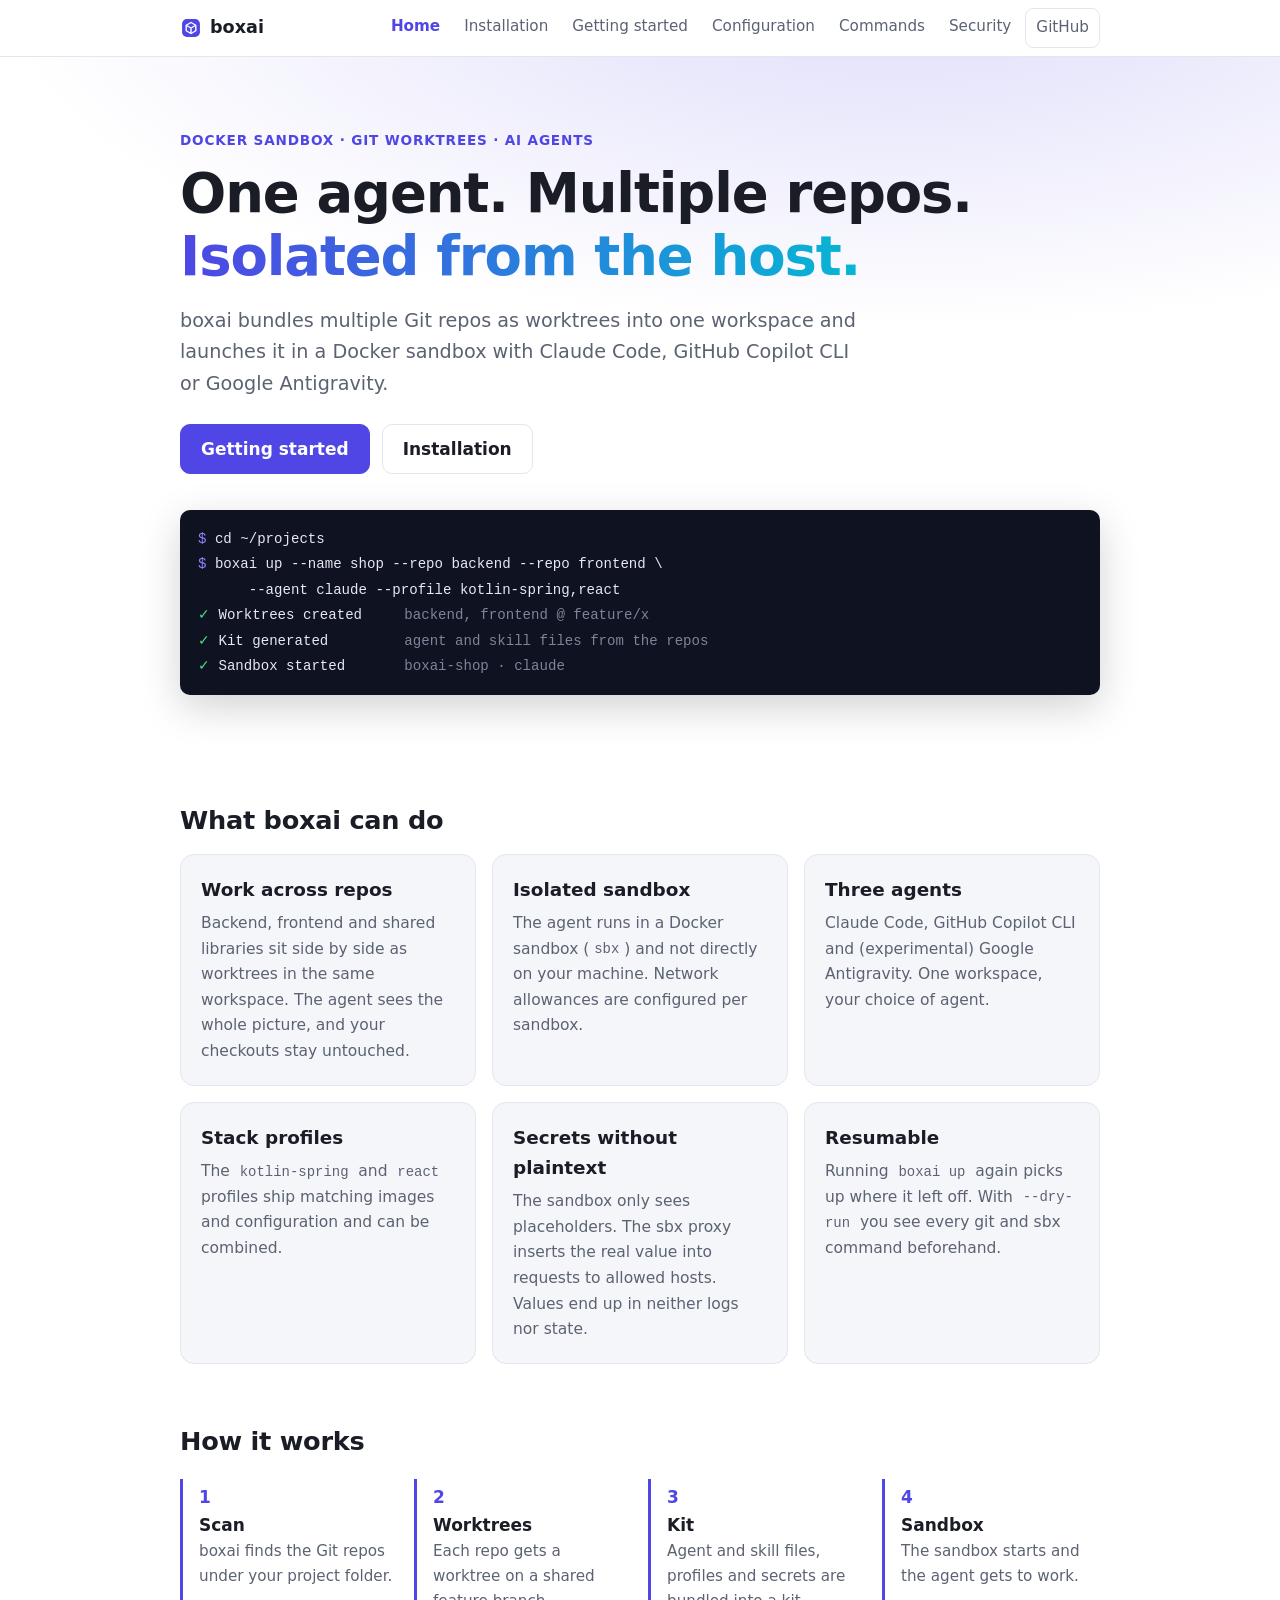
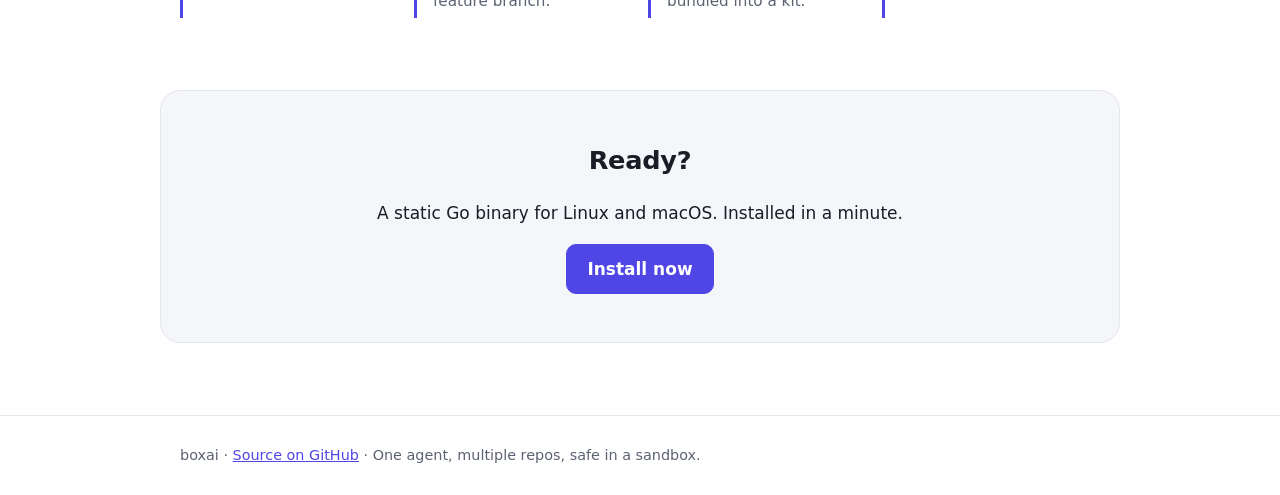
<file: docs/index.html>
<!doctype html>
<html lang="en">
<head>
<meta charset="utf-8">
<meta name="viewport" content="width=device-width, initial-scale=1">
<title>boxai</title>
<meta name="description" content="boxai bundles multiple Git repos as worktrees and launches them in a Docker sandbox with Claude Code, Copilot CLI or Antigravity.">
<link rel="icon" href="favicon.svg" type="image/svg+xml">
<link rel="stylesheet" href="style.css">
</head>
<body>
<header class="top"><div class="wrap bar">
<a class="brand" href="index.html"><svg width="22" height="22" viewBox="0 0 32 32" aria-hidden="true"><use href="favicon.svg#i"/></svg>boxai</a>
<nav><a href="index.html" aria-current="page">Home</a><a href="installation.html">Installation</a><a href="getting-started.html">Getting started</a><a href="configuration.html">Configuration</a><a href="commands.html">Commands</a><a href="security.html">Security</a><a class="gh" href="https://github.com/feierabendgewitter/boxai">GitHub</a></nav>
</div></header>

<section class="hero"><div class="wrap">
<p class="eyebrow">Docker Sandbox · Git Worktrees · AI Agents</p>
<h1>One agent. Multiple repos.<br><span class="accent">Isolated from the host.</span></h1>
<p class="lead">boxai bundles multiple Git repos as worktrees into one workspace and launches it in a Docker sandbox with Claude Code, GitHub Copilot CLI or Google Antigravity.</p>
<div class="cta"><a class="btn primary" href="getting-started.html">Getting started</a><a class="btn" href="installation.html">Installation</a></div>
<div class="term" aria-label="Example session"><pre><code><span class="c">$</span> cd ~/projects
<span class="c">$</span> boxai up --name shop --repo backend --repo frontend \
      --agent claude --profile kotlin-spring,react
<span class="ok">✓</span> Worktrees created     <span class="d">backend, frontend @ feature/x</span>
<span class="ok">✓</span> Kit generated         <span class="d">agent and skill files from the repos</span>
<span class="ok">✓</span> Sandbox started       <span class="d">boxai-shop · claude</span></code></pre></div>
</div></section>

<section class="wrap feat">
<h2>What boxai can do</h2>
<div class="grid">
<article><h3>Work across repos</h3><p>Backend, frontend and shared libraries sit side by side as worktrees in the same workspace. The agent sees the whole picture, and your checkouts stay untouched.</p></article>
<article><h3>Isolated sandbox</h3><p>The agent runs in a Docker sandbox (<code>sbx</code>) and not directly on your machine. Network allowances are configured per sandbox.</p></article>
<article><h3>Three agents</h3><p>Claude Code, GitHub Copilot CLI and (experimental) Google Antigravity. One workspace, your choice of agent.</p></article>
<article><h3>Stack profiles</h3><p>The <code>kotlin-spring</code> and <code>react</code> profiles ship matching images and configuration and can be combined.</p></article>
<article><h3>Secrets without plaintext</h3><p>The sandbox only sees placeholders. The sbx proxy inserts the real value into requests to allowed hosts. Values end up in neither logs nor state.</p></article>
<article><h3>Resumable</h3><p>Running <code>boxai up</code> again picks up where it left off. With <code>--dry-run</code> you see every git and sbx command beforehand.</p></article>
</div>
</section>

<section class="wrap how">
<h2>How it works</h2>
<ol class="steps">
<li><b>Scan</b><span>boxai finds the Git repos under your project folder.</span></li>
<li><b>Worktrees</b><span>Each repo gets a worktree on a shared feature branch.</span></li>
<li><b>Kit</b><span>Agent and skill files, profiles and secrets are bundled into a kit.</span></li>
<li><b>Sandbox</b><span>The sandbox starts and the agent gets to work.</span></li>
</ol>
</section>

<section class="wrap band">
<h2>Ready?</h2>
<p>A static Go binary for Linux and macOS. Installed in a minute.</p>
<div class="cta"><a class="btn primary" href="installation.html">Install now</a></div>
</section>

<footer><div class="wrap">boxai · <a href="https://github.com/feierabendgewitter/boxai">Source on GitHub</a> · One agent, multiple repos, safe in a sandbox.</div></footer>
</body>
</html>
</file>
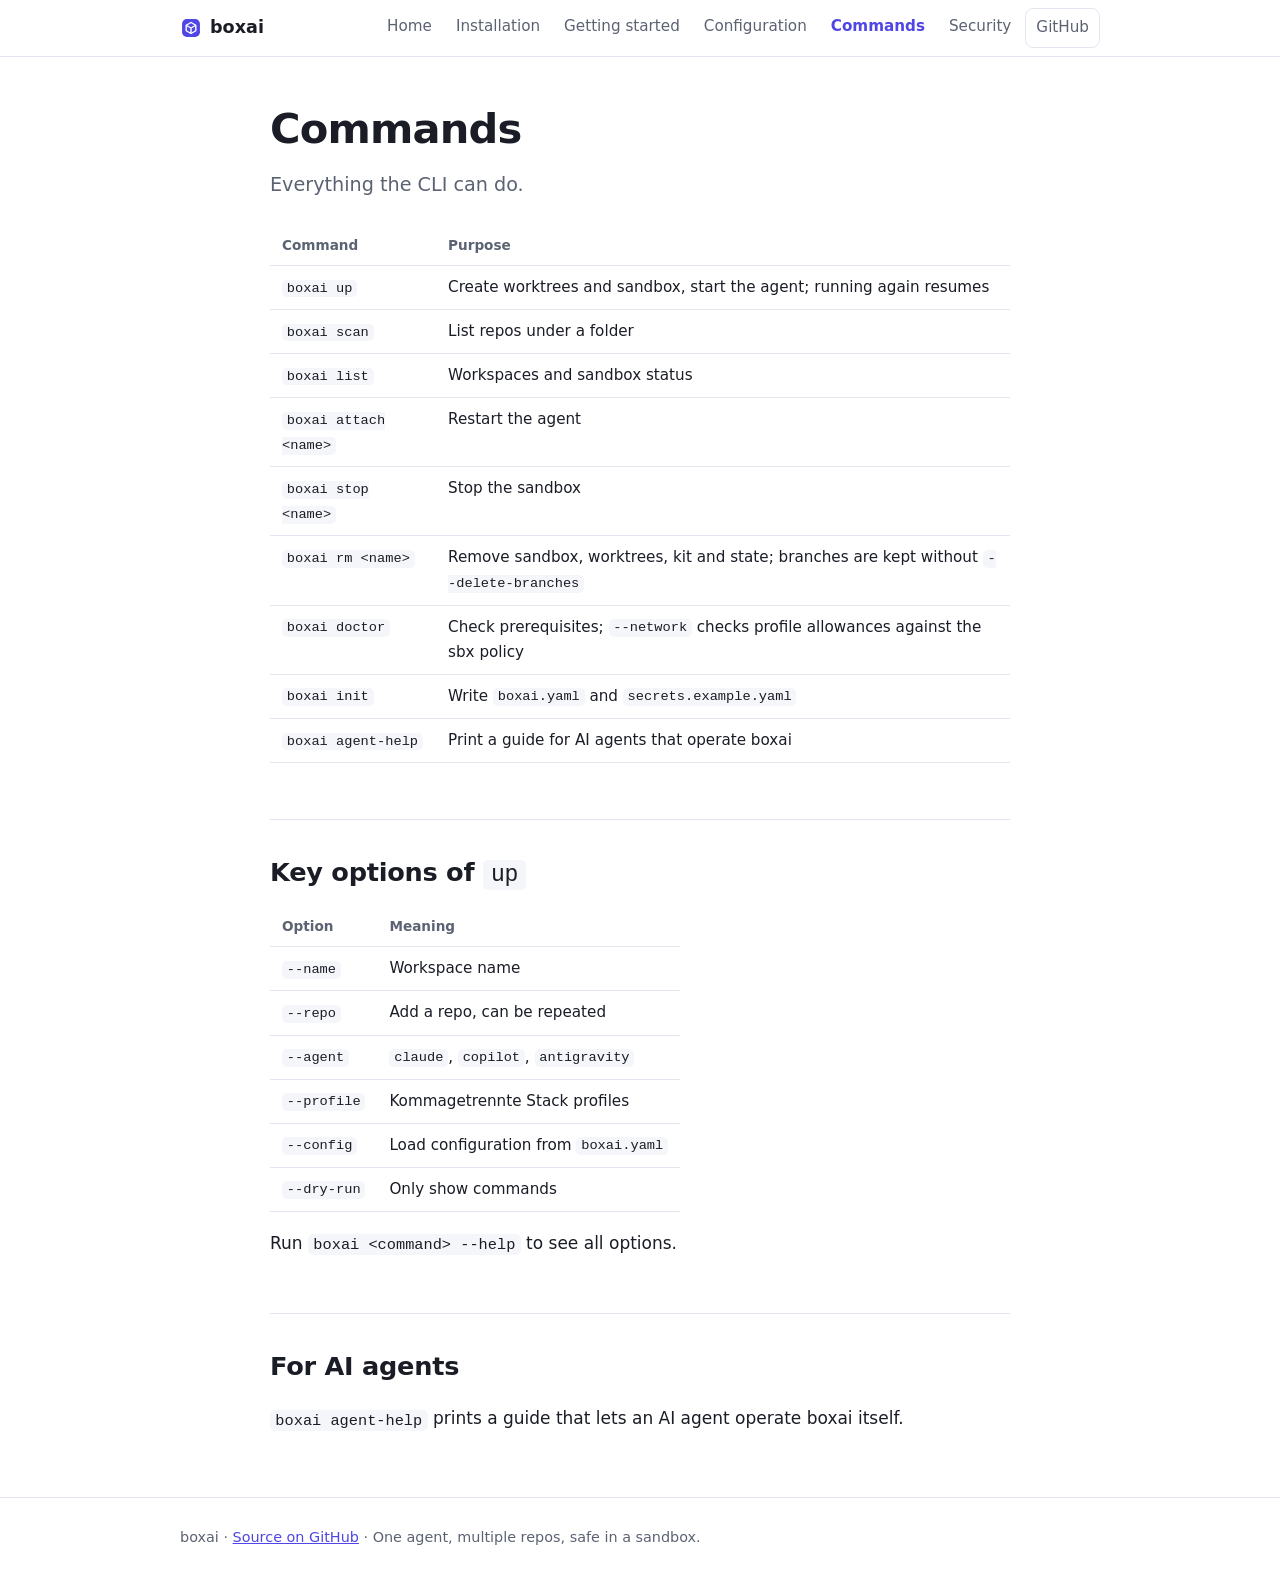
<file: docs/commands.html>
<!doctype html>
<html lang="en">
<head>
<meta charset="utf-8">
<meta name="viewport" content="width=device-width, initial-scale=1">
<title>Commands · boxai</title>
<meta name="description" content="All boxai commands at a glance.">
<link rel="icon" href="favicon.svg" type="image/svg+xml">
<link rel="stylesheet" href="style.css">
</head>
<body>
<header class="top"><div class="wrap bar">
<a class="brand" href="index.html"><svg width="22" height="22" viewBox="0 0 32 32" aria-hidden="true"><use href="favicon.svg#i"/></svg>boxai</a>
<nav><a href="index.html">Home</a><a href="installation.html">Installation</a><a href="getting-started.html">Getting started</a><a href="configuration.html">Configuration</a><a href="commands.html" aria-current="page">Commands</a><a href="security.html">Security</a><a class="gh" href="https://github.com/feierabendgewitter/boxai">GitHub</a></nav>
</div></header>
<main class="wrap doc"><h1>Commands</h1><p class="lead">Everything the CLI can do.</p>
<table><tr><th>Command</th><th>Purpose</th></tr><tr><td><code>boxai up</code></td><td>Create worktrees and sandbox, start the agent; running again resumes</td></tr><tr><td><code>boxai scan</code></td><td>List repos under a folder</td></tr><tr><td><code>boxai list</code></td><td>Workspaces and sandbox status</td></tr><tr><td><code>boxai attach &lt;name&gt;</code></td><td>Restart the agent</td></tr><tr><td><code>boxai stop &lt;name&gt;</code></td><td>Stop the sandbox</td></tr><tr><td><code>boxai rm &lt;name&gt;</code></td><td>Remove sandbox, worktrees, kit and state; branches are kept without <code>--delete-branches</code></td></tr><tr><td><code>boxai doctor</code></td><td>Check prerequisites; <code>--network</code> checks profile allowances against the sbx policy</td></tr><tr><td><code>boxai init</code></td><td>Write <code>boxai.yaml</code> and <code>secrets.example.yaml</code></td></tr><tr><td><code>boxai agent-help</code></td><td>Print a guide for AI agents that operate boxai</td></tr></table>
<h2>Key options of <code>up</code></h2>
<table>
<tr><th>Option</th><th>Meaning</th></tr>
<tr><td><code>--name</code></td><td>Workspace name</td></tr>
<tr><td><code>--repo</code></td><td>Add a repo, can be repeated</td></tr>
<tr><td><code>--agent</code></td><td><code>claude</code>, <code>copilot</code>, <code>antigravity</code></td></tr>
<tr><td><code>--profile</code></td><td>Kommagetrennte Stack profiles</td></tr>
<tr><td><code>--config</code></td><td>Load configuration from <code>boxai.yaml</code></td></tr>
<tr><td><code>--dry-run</code></td><td>Only show commands</td></tr>
</table>
<p>Run <code>boxai &lt;command&gt; --help</code> to see all options.</p>
<h2>For AI agents</h2>
<p><code>boxai agent-help</code> prints a guide that lets an AI agent operate boxai itself.</p>
</main>
<footer><div class="wrap">boxai · <a href="https://github.com/feierabendgewitter/boxai">Source on GitHub</a> · One agent, multiple repos, safe in a sandbox.</div></footer>
</body>
</html>
</file>
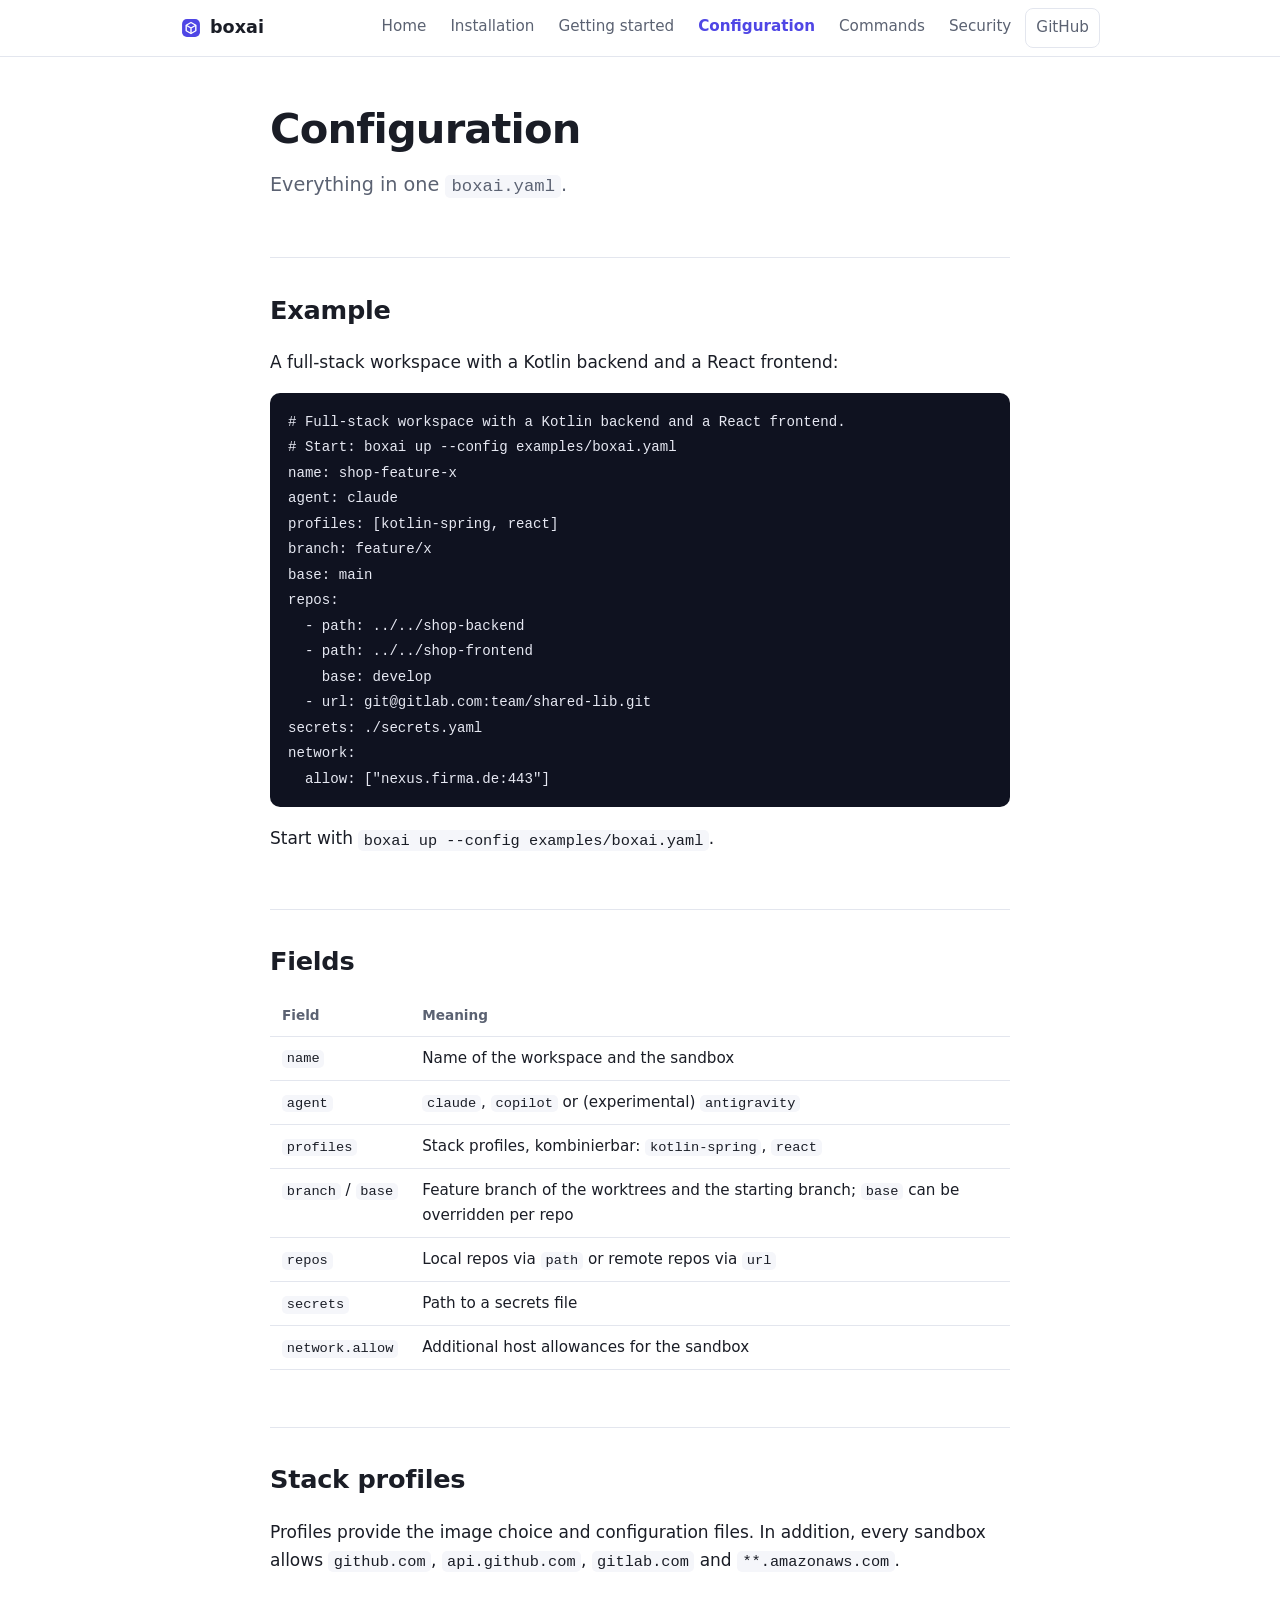
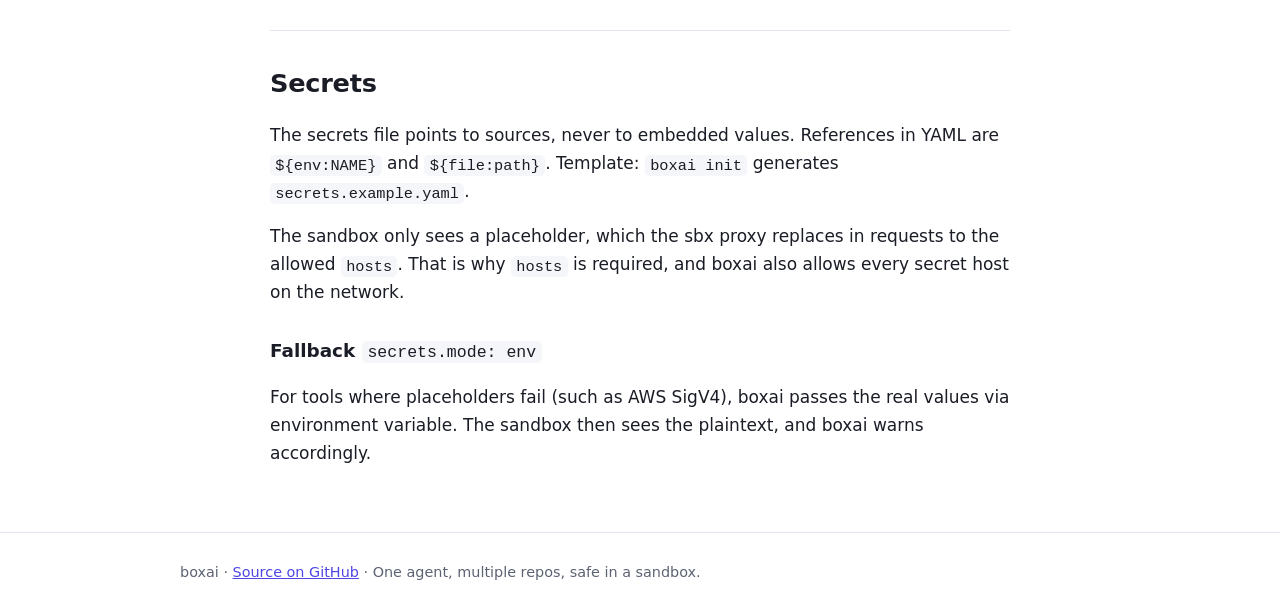
<file: docs/configuration.html>
<!doctype html>
<html lang="en">
<head>
<meta charset="utf-8">
<meta name="viewport" content="width=device-width, initial-scale=1">
<title>Configuration · boxai</title>
<meta name="description" content="boxai.yaml: repos, agent, profiles, secrets and network allowances.">
<link rel="icon" href="favicon.svg" type="image/svg+xml">
<link rel="stylesheet" href="style.css">
</head>
<body>
<header class="top"><div class="wrap bar">
<a class="brand" href="index.html"><svg width="22" height="22" viewBox="0 0 32 32" aria-hidden="true"><use href="favicon.svg#i"/></svg>boxai</a>
<nav><a href="index.html">Home</a><a href="installation.html">Installation</a><a href="getting-started.html">Getting started</a><a href="configuration.html" aria-current="page">Configuration</a><a href="commands.html">Commands</a><a href="security.html">Security</a><a class="gh" href="https://github.com/feierabendgewitter/boxai">GitHub</a></nav>
</div></header>
<main class="wrap doc"><h1>Configuration</h1><p class="lead">Everything in one <code>boxai.yaml</code>.</p>
<h2>Example</h2>
<p>A full-stack workspace with a Kotlin backend and a React frontend:</p>
<pre><code># Full-stack workspace with a Kotlin backend and a React frontend.
# Start: boxai up --config examples/boxai.yaml
name: shop-feature-x
agent: claude
profiles: [kotlin-spring, react]
branch: feature/x
base: main
repos:
  - path: ../../shop-backend
  - path: ../../shop-frontend
    base: develop
  - url: git@gitlab.com:team/shared-lib.git
secrets: ./secrets.yaml
network:
  allow: [&quot;nexus.firma.de:443&quot;]</code></pre>
<p>Start with <code>boxai up --config examples/boxai.yaml</code>.</p>
<h2>Fields</h2>
<table>
<tr><th>Field</th><th>Meaning</th></tr>
<tr><td><code>name</code></td><td>Name of the workspace and the sandbox</td></tr>
<tr><td><code>agent</code></td><td><code>claude</code>, <code>copilot</code> or (experimental) <code>antigravity</code></td></tr>
<tr><td><code>profiles</code></td><td>Stack profiles, kombinierbar: <code>kotlin-spring</code>, <code>react</code></td></tr>
<tr><td><code>branch</code> / <code>base</code></td><td>Feature branch of the worktrees and the starting branch; <code>base</code> can be overridden per repo</td></tr>
<tr><td><code>repos</code></td><td>Local repos via <code>path</code> or remote repos via <code>url</code></td></tr>
<tr><td><code>secrets</code></td><td>Path to a secrets file</td></tr>
<tr><td><code>network.allow</code></td><td>Additional host allowances for the sandbox</td></tr>
</table>
<h2>Stack profiles</h2>
<p>Profiles provide the image choice and configuration files. In addition, every sandbox allows <code>github.com</code>, <code>api.github.com</code>, <code>gitlab.com</code> and <code>**.amazonaws.com</code>.</p>
<h2>Secrets</h2>
<p>The secrets file points to sources, never to embedded values. References in YAML are <code>${env:NAME}</code> and <code>${file:path}</code>. Template: <code>boxai init</code> generates <code>secrets.example.yaml</code>.</p>
<p>The sandbox only sees a placeholder, which the sbx proxy replaces in requests to the allowed <code>hosts</code>. That is why <code>hosts</code> is required, and boxai also allows every secret host on the network.</p>
<h3>Fallback <code>secrets.mode: env</code></h3>
<p>For tools where placeholders fail (such as AWS SigV4), boxai passes the real values via environment variable. The sandbox then sees the plaintext, and boxai warns accordingly.</p>
</main>
<footer><div class="wrap">boxai · <a href="https://github.com/feierabendgewitter/boxai">Source on GitHub</a> · One agent, multiple repos, safe in a sandbox.</div></footer>
</body>
</html>
</file>
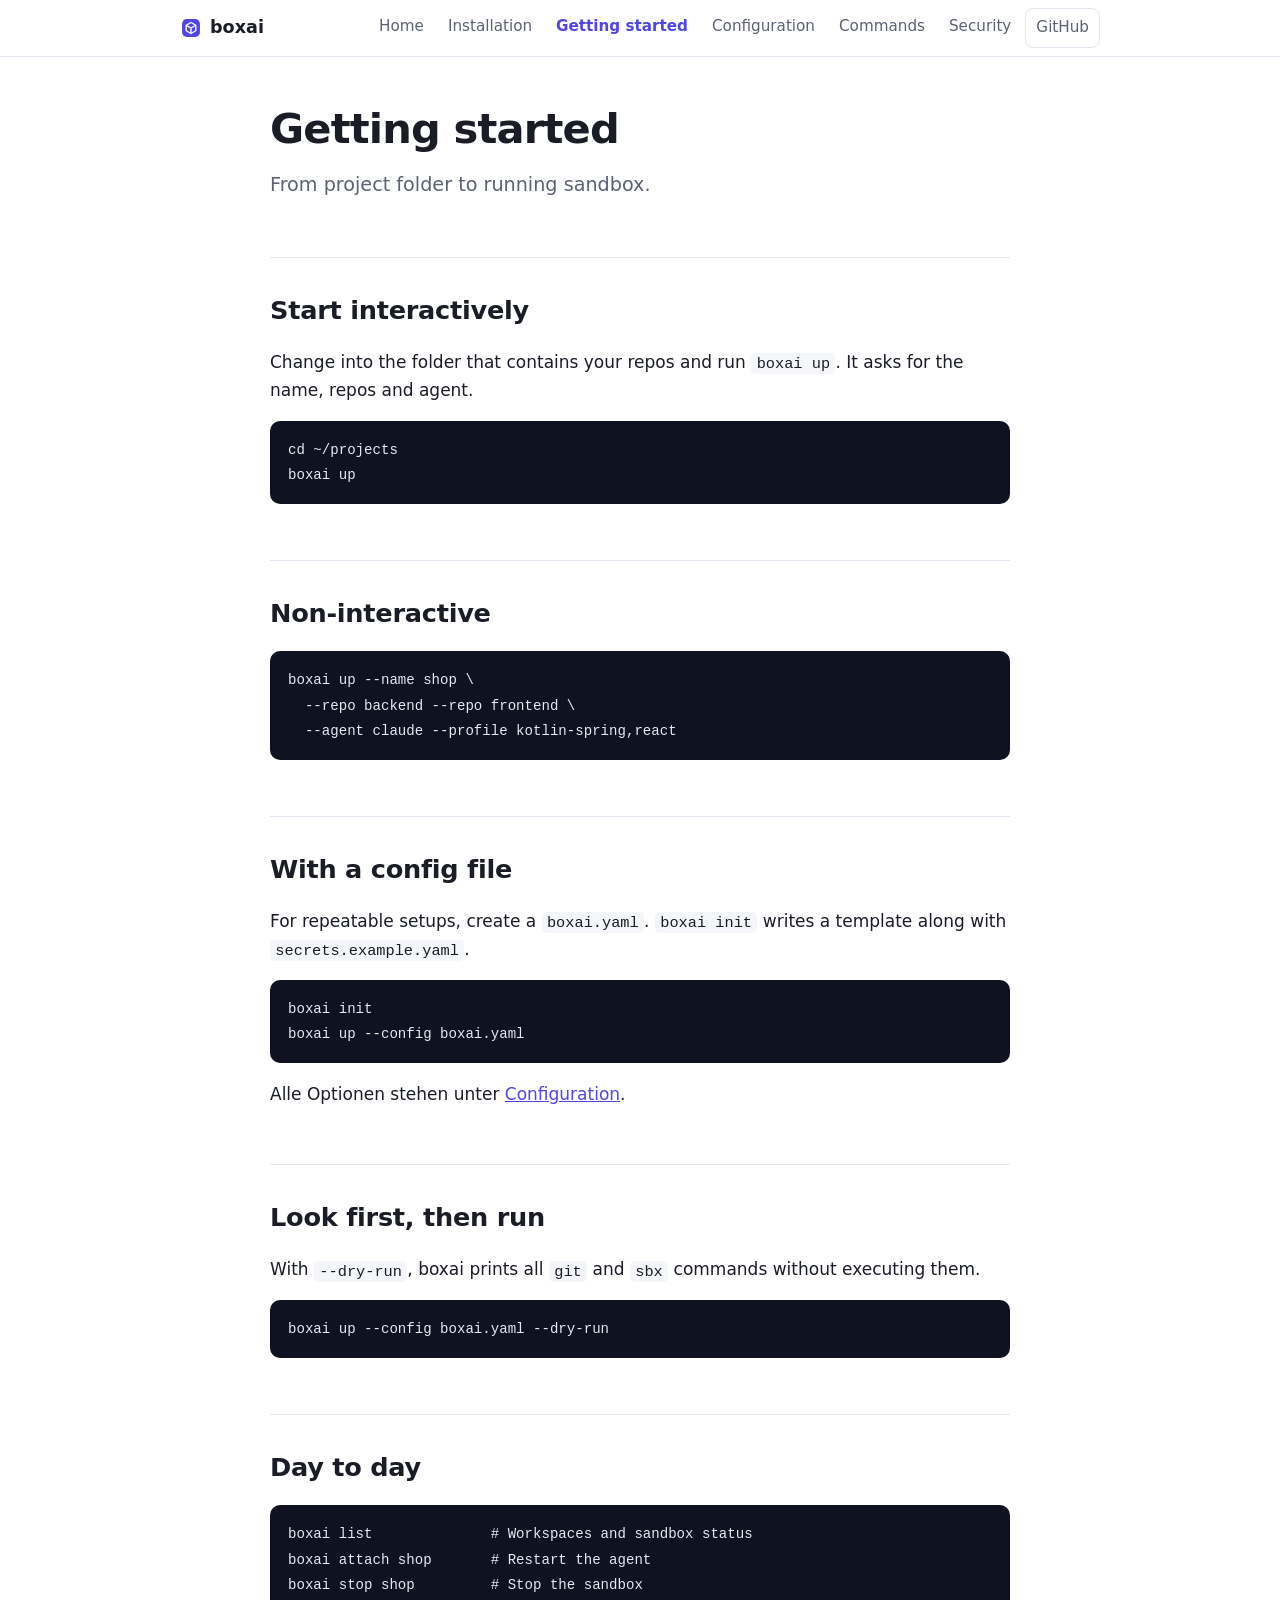
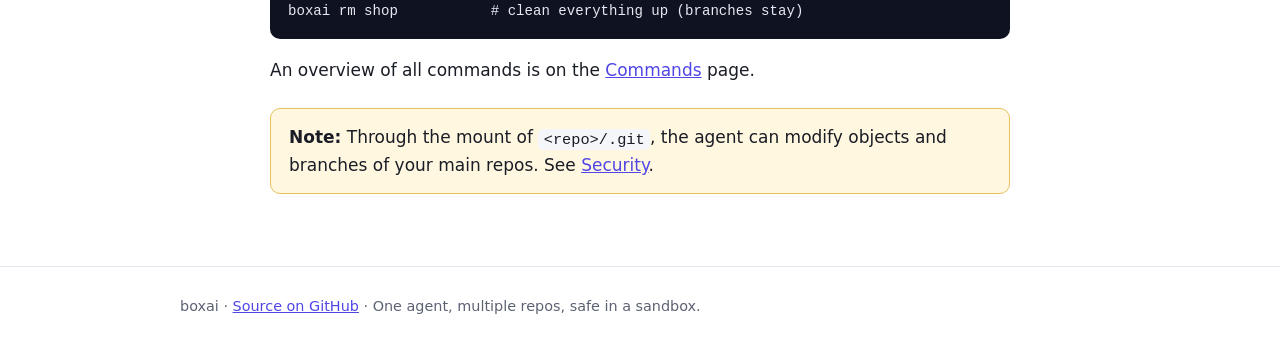
<file: docs/getting-started.html>
<!doctype html>
<html lang="en">
<head>
<meta charset="utf-8">
<meta name="viewport" content="width=device-width, initial-scale=1">
<title>Getting started · boxai</title>
<meta name="description" content="First run with boxai: boxai up, config file, dry run and everyday commands.">
<link rel="icon" href="favicon.svg" type="image/svg+xml">
<link rel="stylesheet" href="style.css">
</head>
<body>
<header class="top"><div class="wrap bar">
<a class="brand" href="index.html"><svg width="22" height="22" viewBox="0 0 32 32" aria-hidden="true"><use href="favicon.svg#i"/></svg>boxai</a>
<nav><a href="index.html">Home</a><a href="installation.html">Installation</a><a href="getting-started.html" aria-current="page">Getting started</a><a href="configuration.html">Configuration</a><a href="commands.html">Commands</a><a href="security.html">Security</a><a class="gh" href="https://github.com/feierabendgewitter/boxai">GitHub</a></nav>
</div></header>
<main class="wrap doc"><h1>Getting started</h1><p class="lead">From project folder to running sandbox.</p>
<h2>Start interactively</h2>
<p>Change into the folder that contains your repos and run <code>boxai up</code>. It asks for the name, repos and agent.</p>
<pre><code>cd ~/projects
boxai up</code></pre>
<h2>Non-interactive</h2>
<pre><code>boxai up --name shop \
  --repo backend --repo frontend \
  --agent claude --profile kotlin-spring,react</code></pre>
<h2>With a config file</h2>
<p>For repeatable setups, create a <code>boxai.yaml</code>. <code>boxai init</code> writes a template along with <code>secrets.example.yaml</code>.</p>
<pre><code>boxai init
boxai up --config boxai.yaml</code></pre>
<p>Alle Optionen stehen unter <a href="configuration.html">Configuration</a>.</p>
<h2>Look first, then run</h2>
<p>With <code>--dry-run</code>, boxai prints all <code>git</code> and <code>sbx</code> commands without executing them.</p>
<pre><code>boxai up --config boxai.yaml --dry-run</code></pre>
<h2>Day to day</h2>
<pre><code>boxai list              # Workspaces and sandbox status
boxai attach shop       # Restart the agent
boxai stop shop         # Stop the sandbox
boxai rm shop           # clean everything up (branches stay)</code></pre>
<p>An overview of all commands is on the <a href="commands.html">Commands</a> page.</p>
<div class="note"><b>Note:</b> Through the mount of <code>&lt;repo&gt;/.git</code>, the agent can modify objects and branches of your main repos. See <a href="security.html">Security</a>.</div>
</main>
<footer><div class="wrap">boxai · <a href="https://github.com/feierabendgewitter/boxai">Source on GitHub</a> · One agent, multiple repos, safe in a sandbox.</div></footer>
</body>
</html>
</file>
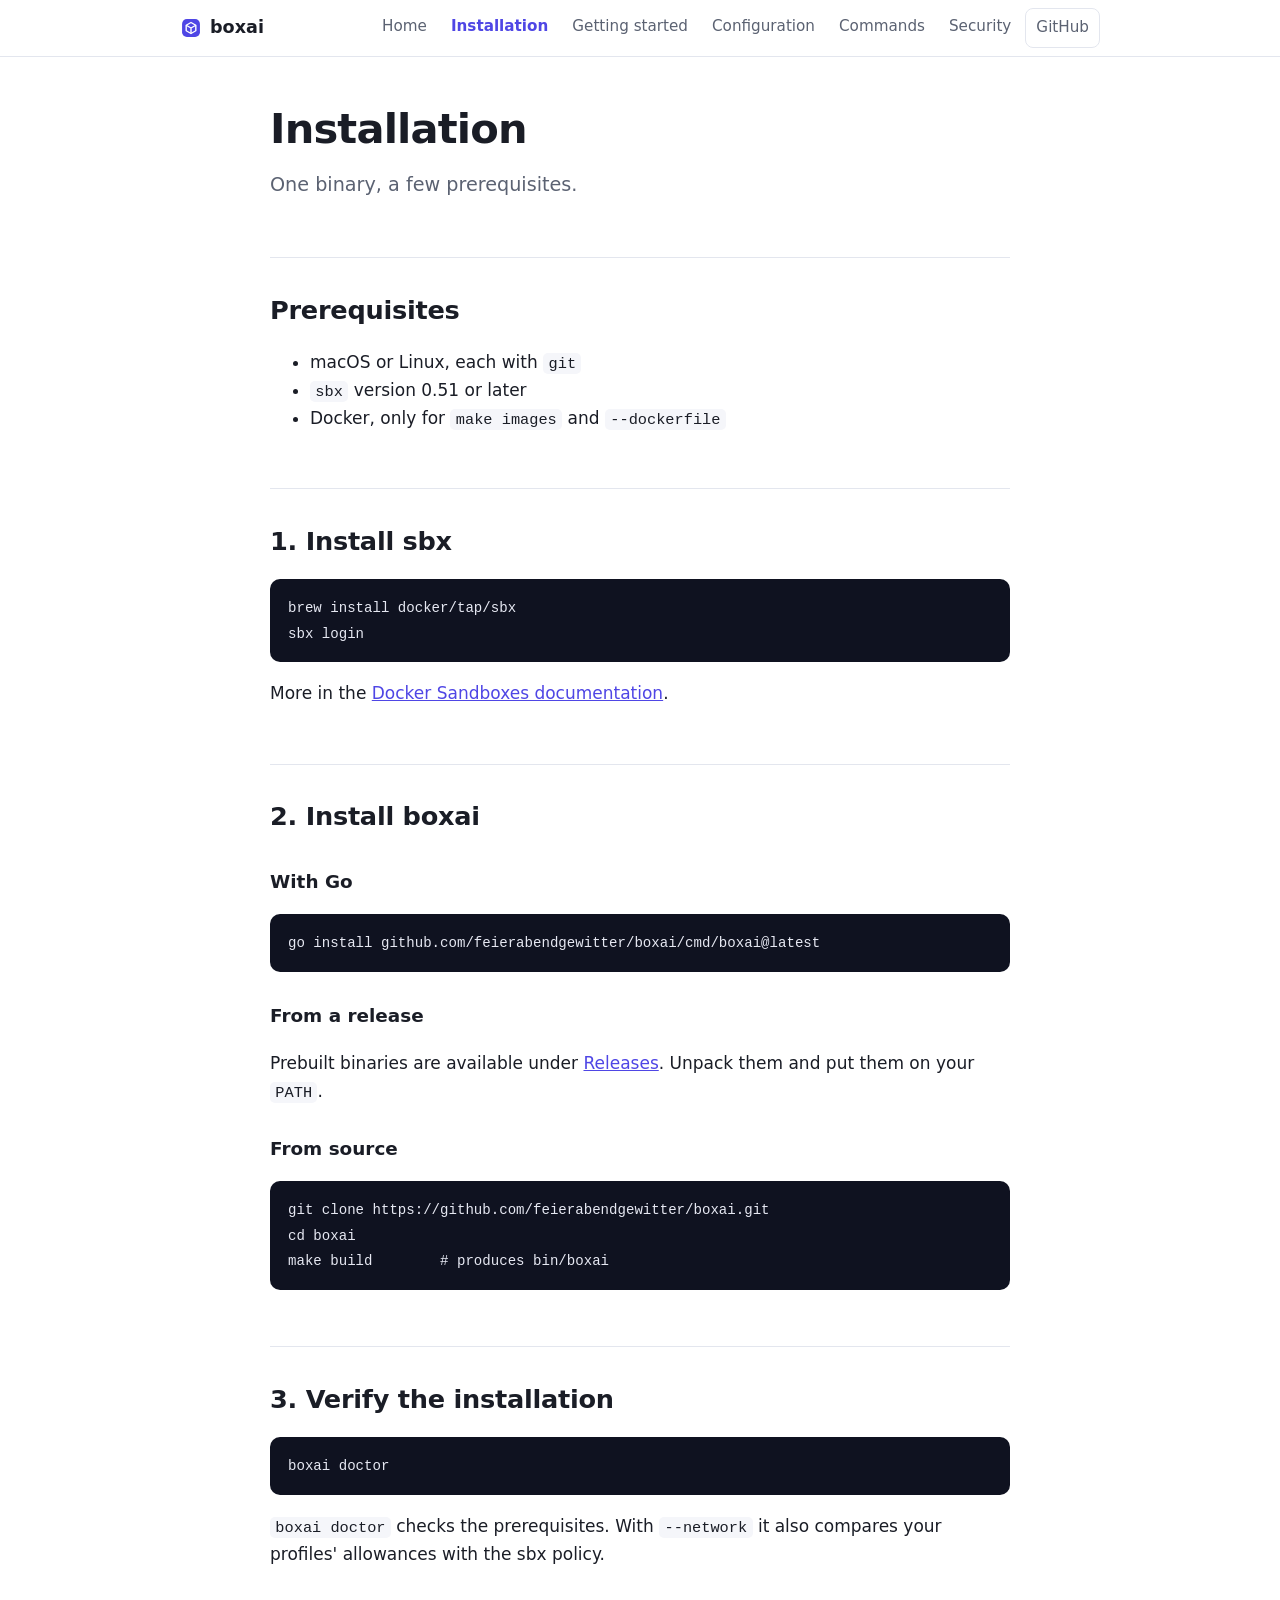
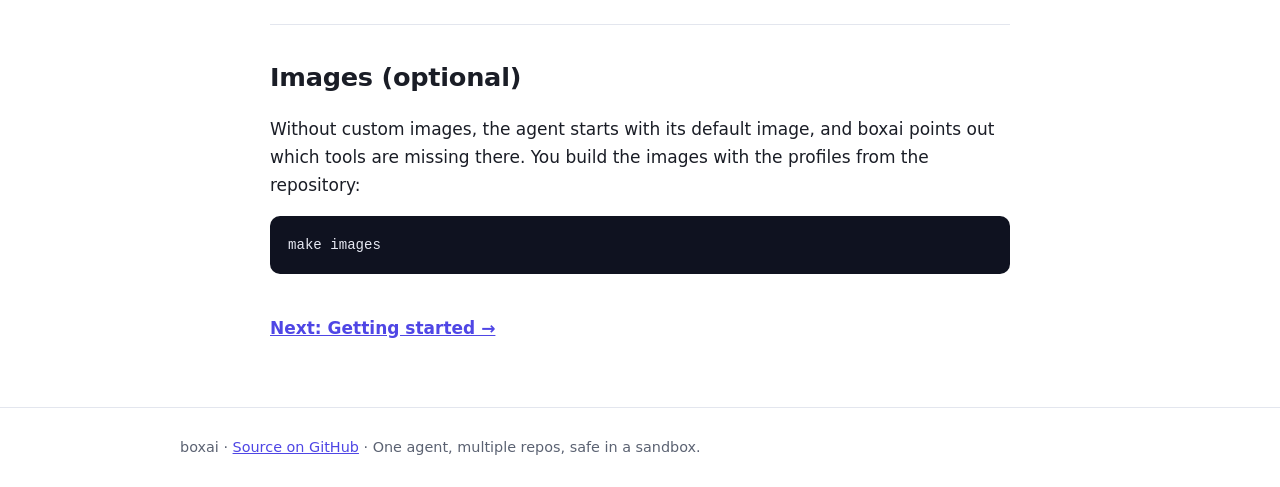
<file: docs/installation.html>
<!doctype html>
<html lang="en">
<head>
<meta charset="utf-8">
<meta name="viewport" content="width=device-width, initial-scale=1">
<title>Installation · boxai</title>
<meta name="description" content="Install boxai: prerequisites, sbx, go install, releases.">
<link rel="icon" href="favicon.svg" type="image/svg+xml">
<link rel="stylesheet" href="style.css">
</head>
<body>
<header class="top"><div class="wrap bar">
<a class="brand" href="index.html"><svg width="22" height="22" viewBox="0 0 32 32" aria-hidden="true"><use href="favicon.svg#i"/></svg>boxai</a>
<nav><a href="index.html">Home</a><a href="installation.html" aria-current="page">Installation</a><a href="getting-started.html">Getting started</a><a href="configuration.html">Configuration</a><a href="commands.html">Commands</a><a href="security.html">Security</a><a class="gh" href="https://github.com/feierabendgewitter/boxai">GitHub</a></nav>
</div></header>
<main class="wrap doc"><h1>Installation</h1><p class="lead">One binary, a few prerequisites.</p>
<h2>Prerequisites</h2>
<ul>
<li>macOS or Linux, each with <code>git</code></li>
<li><code>sbx</code> version 0.51 or later</li>
<li>Docker, only for <code>make images</code> and <code>--dockerfile</code></li>
</ul>
<h2>1. Install sbx</h2>
<pre><code>brew install docker/tap/sbx
sbx login</code></pre>
<p>More in the <a href="https://docs.docker.com/ai/sandboxes/">Docker Sandboxes documentation</a>.</p>
<h2>2. Install boxai</h2>
<h3>With Go</h3>
<pre><code>go install github.com/feierabendgewitter/boxai/cmd/boxai@latest</code></pre>
<h3>From a release</h3>
<p>Prebuilt binaries are available under <a href="https://github.com/feierabendgewitter/boxai/releases">Releases</a>. Unpack them and put them on your <code>PATH</code>.</p>
<h3>From source</h3>
<pre><code>git clone https://github.com/feierabendgewitter/boxai.git
cd boxai
make build        # produces bin/boxai</code></pre>
<h2>3. Verify the installation</h2>
<pre><code>boxai doctor</code></pre>
<p><code>boxai doctor</code> checks the prerequisites. With <code>--network</code> it also compares your profiles' allowances with the sbx policy.</p>
<h2>Images (optional)</h2>
<p>Without custom images, the agent starts with its default image, and boxai points out which tools are missing there. You build the images with the profiles from the repository:</p>
<pre><code>make images</code></pre>
<p class="next"><a href="getting-started.html">Next: Getting started →</a></p>
</main>
<footer><div class="wrap">boxai · <a href="https://github.com/feierabendgewitter/boxai">Source on GitHub</a> · One agent, multiple repos, safe in a sandbox.</div></footer>
</body>
</html>
</file>
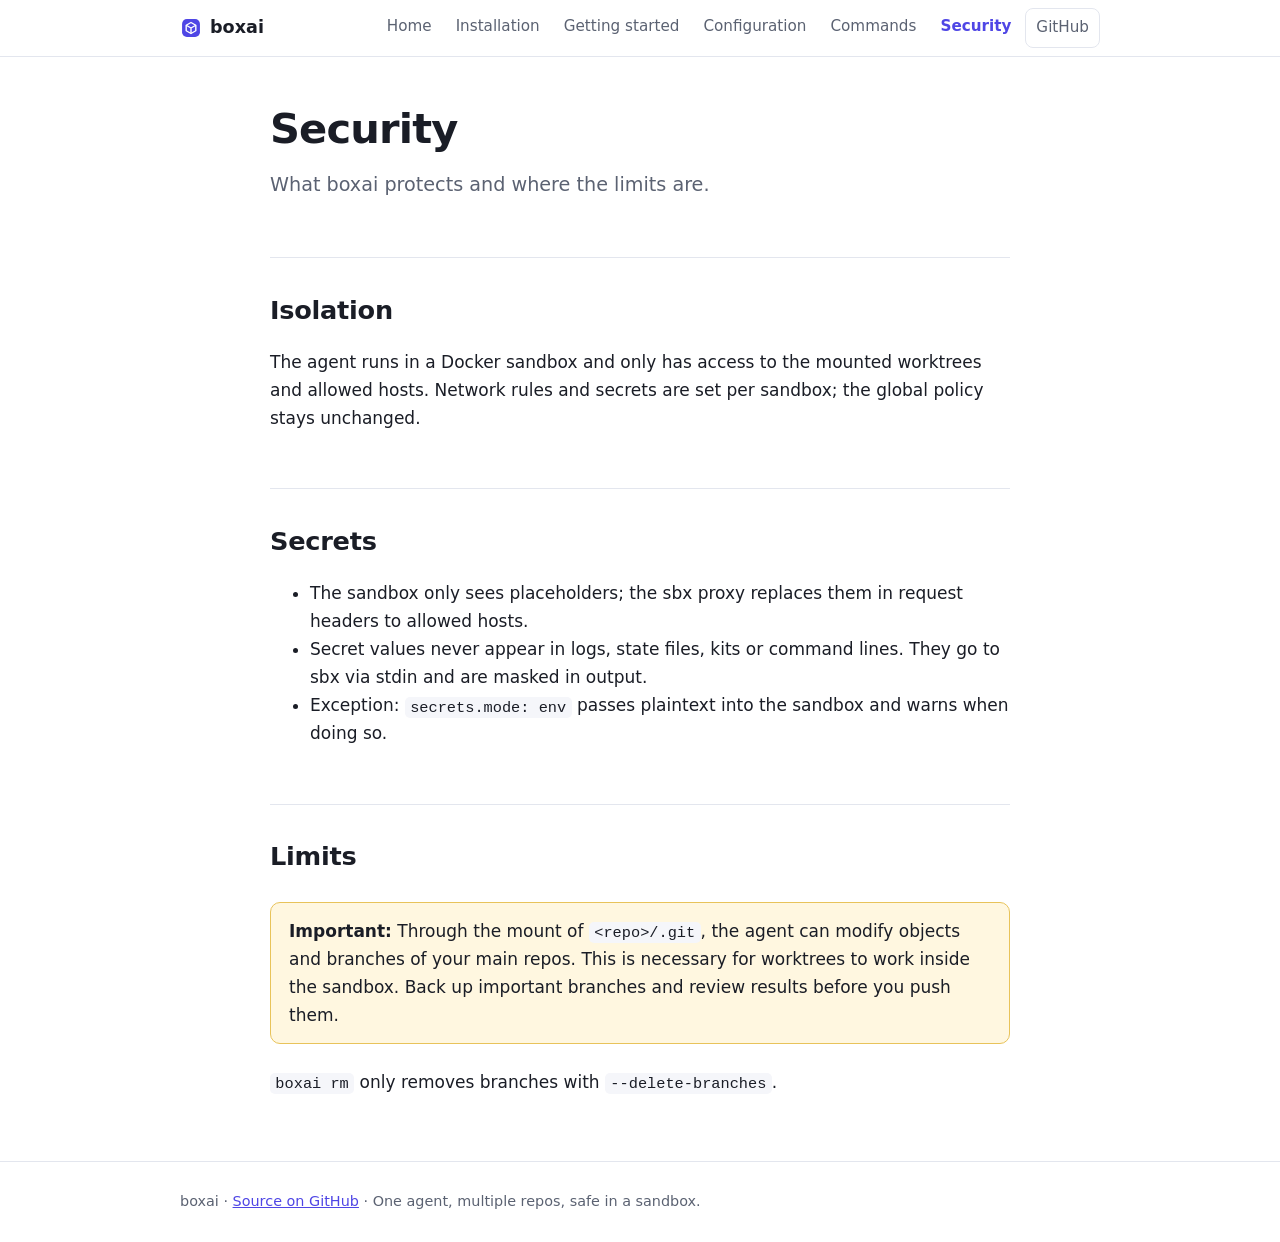
<file: docs/security.html>
<!doctype html>
<html lang="en">
<head>
<meta charset="utf-8">
<meta name="viewport" content="width=device-width, initial-scale=1">
<title>Security · boxai</title>
<meta name="description" content="Isolation, secret model and limits of boxai.">
<link rel="icon" href="favicon.svg" type="image/svg+xml">
<link rel="stylesheet" href="style.css">
</head>
<body>
<header class="top"><div class="wrap bar">
<a class="brand" href="index.html"><svg width="22" height="22" viewBox="0 0 32 32" aria-hidden="true"><use href="favicon.svg#i"/></svg>boxai</a>
<nav><a href="index.html">Home</a><a href="installation.html">Installation</a><a href="getting-started.html">Getting started</a><a href="configuration.html">Configuration</a><a href="commands.html">Commands</a><a href="security.html" aria-current="page">Security</a><a class="gh" href="https://github.com/feierabendgewitter/boxai">GitHub</a></nav>
</div></header>
<main class="wrap doc"><h1>Security</h1><p class="lead">What boxai protects and where the limits are.</p>
<h2>Isolation</h2>
<p>The agent runs in a Docker sandbox and only has access to the mounted worktrees and allowed hosts. Network rules and secrets are set per sandbox; the global policy stays unchanged.</p>
<h2>Secrets</h2>
<ul>
<li>The sandbox only sees placeholders; the sbx proxy replaces them in request headers to allowed hosts.</li>
<li>Secret values never appear in logs, state files, kits or command lines. They go to sbx via stdin and are masked in output.</li>
<li>Exception: <code>secrets.mode: env</code> passes plaintext into the sandbox and warns when doing so.</li>
</ul>
<h2>Limits</h2>
<div class="note"><b>Important:</b> Through the mount of <code>&lt;repo&gt;/.git</code>, the agent can modify objects and branches of your main repos. This is necessary for worktrees to work inside the sandbox. Back up important branches and review results before you push them.</div>
<p><code>boxai rm</code> only removes branches with <code>--delete-branches</code>.</p>
</main>
<footer><div class="wrap">boxai · <a href="https://github.com/feierabendgewitter/boxai">Source on GitHub</a> · One agent, multiple repos, safe in a sandbox.</div></footer>
</body>
</html>
</file>
<file: docs/style.css>
:root{--bg:#fff;--fg:#1a1d26;--mut:#5b6272;--line:#e3e6ee;--soft:#f5f6fa;--acc:#4f46e5;--acc2:#06b6d4;--code:#0f1220;--codefg:#e6e8f2;--note:#fff7e0;--noteb:#e8c35a}
@media (prefers-color-scheme:dark){:root{--bg:#0e1019;--fg:#e8eaf2;--mut:#9aa1b5;--line:#252a3a;--soft:#161a27;--acc:#8b86ff;--acc2:#22d3ee;--code:#080a12;--note:#2a2410;--noteb:#8a7220}}
*{box-sizing:border-box}
html{scroll-behavior:smooth}
body{margin:0;background:var(--bg);color:var(--fg);font:17px/1.65 system-ui,-apple-system,"Segoe UI",Roboto,sans-serif}
.wrap{max-width:960px;margin:0 auto;padding:0 20px}
a{color:var(--acc)}
code{font:.9em ui-monospace,SFMono-Regular,Menlo,monospace;background:var(--soft);padding:.1em .35em;border-radius:5px}
pre{background:var(--code);color:var(--codefg);border-radius:10px;padding:16px 18px;overflow-x:auto;line-height:1.5}
pre code{background:none;padding:0;color:inherit;font-size:.88rem}
.top{position:sticky;top:0;z-index:5;background:color-mix(in srgb,var(--bg) 88%,transparent);backdrop-filter:blur(8px);border-bottom:1px solid var(--line)}
.bar{display:flex;align-items:center;justify-content:space-between;gap:16px;min-height:56px;flex-wrap:wrap}
.brand{display:flex;align-items:center;gap:8px;font-weight:700;font-size:1.1rem;color:var(--fg);text-decoration:none}
nav{display:flex;gap:4px;flex-wrap:wrap}
nav a{padding:6px 10px;border-radius:8px;color:var(--mut);text-decoration:none;font-size:.95rem}
nav a:hover{background:var(--soft);color:var(--fg)}
nav a[aria-current]{color:var(--acc);font-weight:600}
nav a.gh{border:1px solid var(--line)}
.hero{padding:72px 0 48px;background:radial-gradient(900px 340px at 70% -10%,color-mix(in srgb,var(--acc) 18%,transparent),transparent)}
.eyebrow{color:var(--acc);font-weight:600;font-size:.85rem;letter-spacing:.06em;text-transform:uppercase;margin:0 0 12px}
h1{font-size:clamp(2rem,5vw,3.4rem);line-height:1.15;margin:0 0 16px;letter-spacing:-.02em}
.accent{background:linear-gradient(90deg,var(--acc),var(--acc2));-webkit-background-clip:text;background-clip:text;color:transparent}
.lead{font-size:1.2rem;color:var(--mut);max-width:680px;margin:0 0 24px}
.cta{display:flex;gap:12px;flex-wrap:wrap;margin-bottom:36px}
.btn{display:inline-block;padding:10px 20px;border-radius:10px;border:1px solid var(--line);color:var(--fg);text-decoration:none;font-weight:600}
.btn:hover{background:var(--soft)}
.btn.primary{background:var(--acc);border-color:var(--acc);color:#fff}
.btn.primary:hover{filter:brightness(1.1)}
.term pre{box-shadow:0 12px 40px rgba(0,0,0,.18);margin:0}
.term .c{color:#8b86ff}.term .ok{color:#4ade80}.term .d{color:#7d849a}
h2{font-size:1.6rem;margin:2.2em 0 .5em;letter-spacing:-.01em}
h3{font-size:1.15rem;margin:1.6em 0 .4em}
.feat h2,.how h2{margin-top:56px}
.grid{display:grid;grid-template-columns:repeat(auto-fit,minmax(270px,1fr));gap:16px}
.grid article{border:1px solid var(--line);border-radius:14px;padding:20px;background:var(--soft)}
.grid h3{margin:0 0 6px}.grid p{margin:0;color:var(--mut);font-size:.97rem}
.steps{list-style:none;counter-reset:s;padding:0;display:grid;grid-template-columns:repeat(auto-fit,minmax(200px,1fr));gap:16px}
.steps li{counter-increment:s;border-left:3px solid var(--acc);padding:4px 0 4px 16px;display:flex;flex-direction:column}
.steps li::before{content:counter(s);color:var(--acc);font-weight:700}
.steps span{color:var(--mut);font-size:.95rem}
.band{text-align:center;margin:72px auto;padding:48px 20px;border-radius:20px;background:var(--soft);border:1px solid var(--line)}
.band h2{margin-top:0}.band .cta{justify-content:center;margin:0}
.doc{padding-top:48px;padding-bottom:48px;max-width:780px}
.doc h1{font-size:clamp(1.8rem,4vw,2.6rem)}
.doc h2{border-top:1px solid var(--line);padding-top:1.2em}
table{border-collapse:collapse;width:100%;font-size:.95rem;display:block;overflow-x:auto}
th,td{text-align:left;padding:9px 12px;border-bottom:1px solid var(--line);vertical-align:top}
th{color:var(--mut);font-weight:600;font-size:.85rem}
.note{background:var(--note);border:1px solid var(--noteb);border-radius:10px;padding:14px 18px;margin:24px 0}
.next{margin-top:40px;font-weight:600}
footer{border-top:1px solid var(--line);padding:28px 0;color:var(--mut);font-size:.9rem}
</file>
